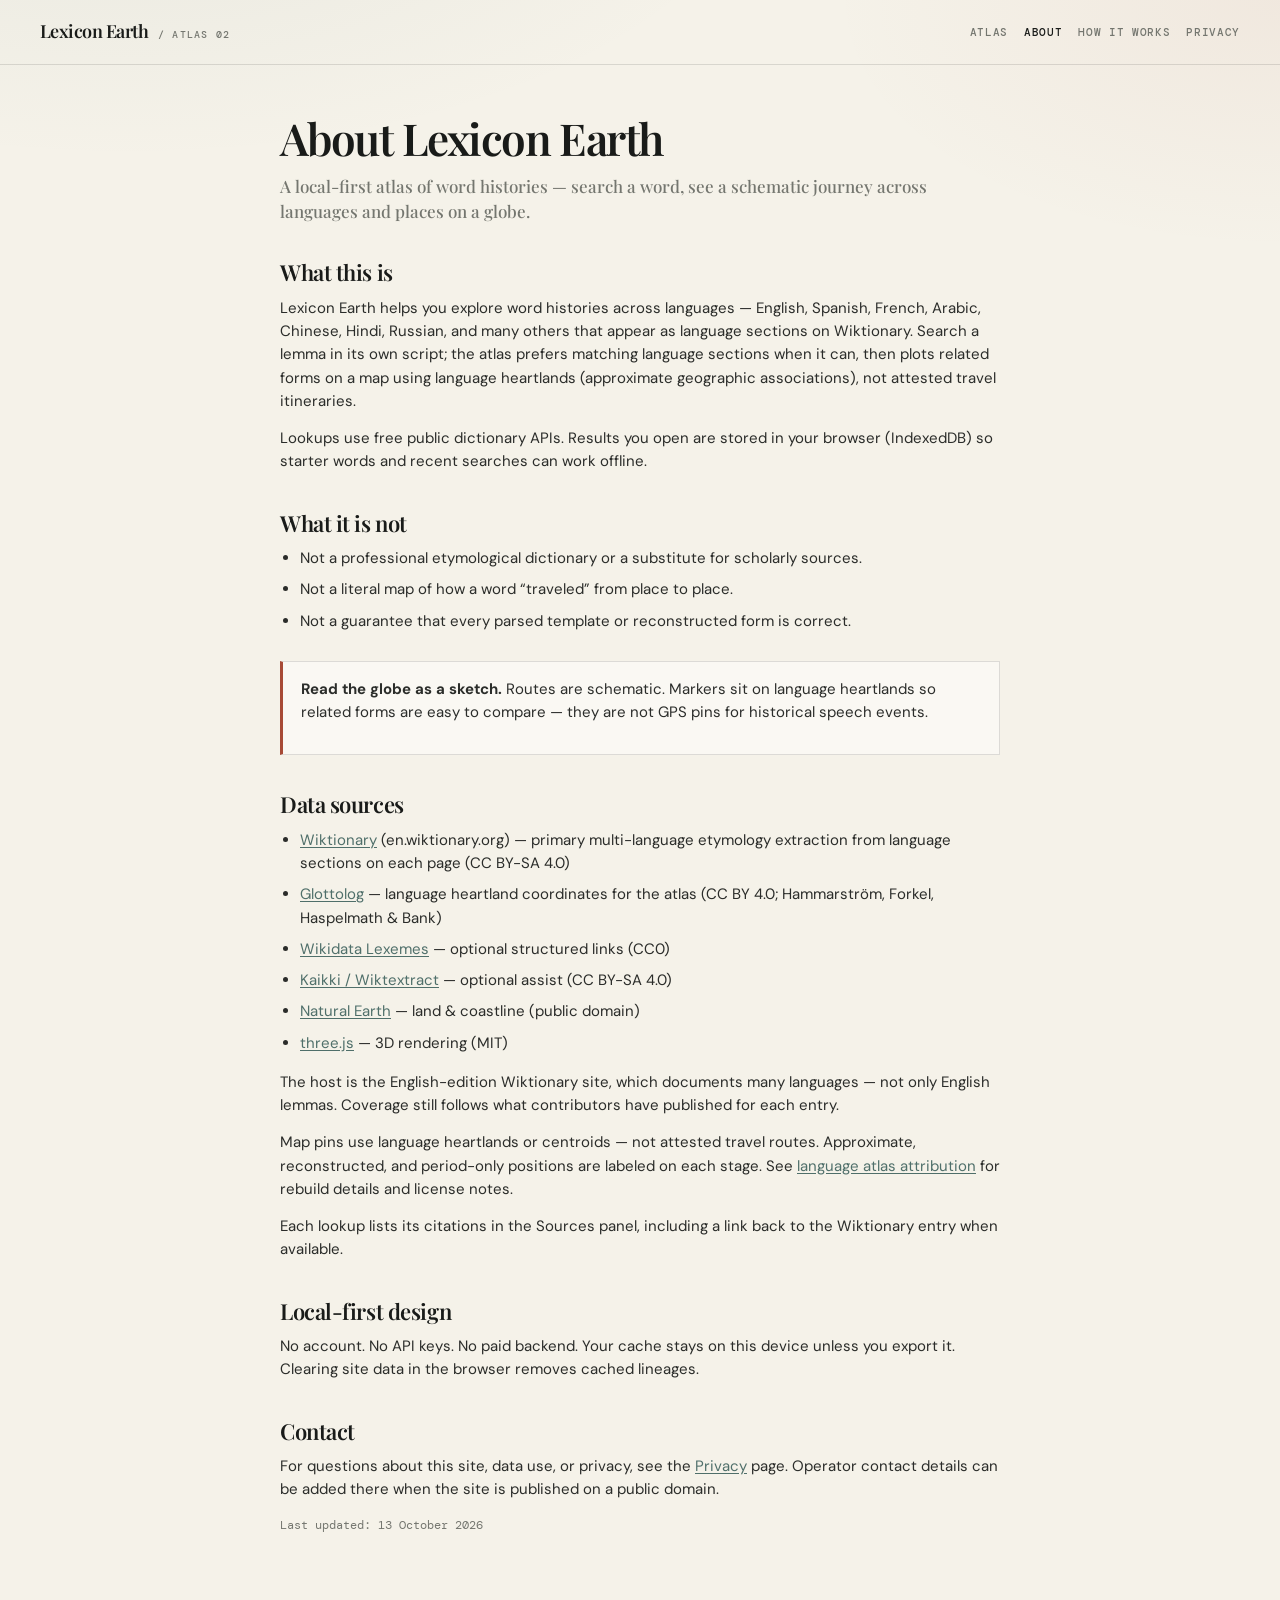
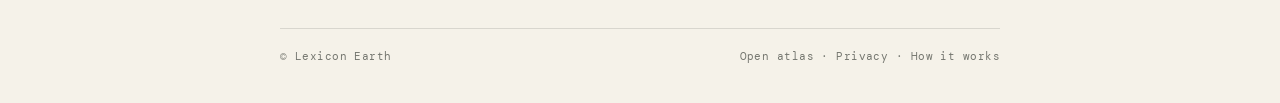
<file: about.html>
<!doctype html>
<html lang="en">
<head>
<meta charset="utf-8">
<meta name="viewport" content="width=device-width,initial-scale=1">
<meta name="theme-color" content="#f5f2e9">
<meta name="description" content="About Lexicon Earth — a local-first etymological globe for tracing words across many languages and scripts.">
<title>About — Lexicon Earth</title>
<link rel="icon" href="./favicon.svg" type="image/svg+xml">
<link rel="manifest" href="./manifest.webmanifest">
<link rel="preconnect" href="https://fonts.googleapis.com">
<link rel="preconnect" href="https://fonts.gstatic.com" crossorigin>
<link href="https://fonts.googleapis.com/css2?family=DM+Mono:wght@400;500&family=DM+Sans:wght@400;500;600&family=Playfair+Display:ital,wght@0,500;0,600;1,500&display=swap" rel="stylesheet">
<link rel="stylesheet" href="./css/site.css">
</head>
<body>
<header class="site-header">
  <a class="site-brand" href="./index.html">Lexicon Earth <small>/ Atlas 02</small></a>
  <nav class="site-nav" aria-label="Site">
    <a href="./index.html">Atlas</a>
    <a href="./about.html" aria-current="page">About</a>
    <a href="./how-it-works.html">How it works</a>
    <a href="./privacy.html">Privacy</a>
  </nav>
</header>

<main class="site-main">
  <h1>About Lexicon Earth</h1>
  <p class="lede">A local-first atlas of word histories — search a word, see a schematic journey across languages and places on a globe.</p>

  <h2>What this is</h2>
  <p>Lexicon Earth helps you explore word histories across languages — English, Spanish, French, Arabic, Chinese, Hindi, Russian, and many others that appear as language sections on Wiktionary. Search a lemma in its own script; the atlas prefers matching language sections when it can, then plots related forms on a map using language heartlands (approximate geographic associations), not attested travel itineraries.</p>
  <p>Lookups use free public dictionary APIs. Results you open are stored in your browser (IndexedDB) so starter words and recent searches can work offline.</p>

  <h2>What it is not</h2>
  <ul>
    <li>Not a professional etymological dictionary or a substitute for scholarly sources.</li>
    <li>Not a literal map of how a word “traveled” from place to place.</li>
    <li>Not a guarantee that every parsed template or reconstructed form is correct.</li>
  </ul>

  <div class="callout">
    <p><strong>Read the globe as a sketch.</strong> Routes are schematic. Markers sit on language heartlands so related forms are easy to compare — they are not GPS pins for historical speech events.</p>
  </div>

  <h2>Data sources</h2>
  <ul>
    <li><a href="https://en.wiktionary.org/" rel="noopener" target="_blank">Wiktionary</a> (en.wiktionary.org) — primary multi-language etymology extraction from language sections on each page (CC BY-SA 4.0)</li>
    <li><a href="https://glottolog.org/" rel="noopener" target="_blank">Glottolog</a> — language heartland coordinates for the atlas (CC BY 4.0; Hammarström, Forkel, Haspelmath &amp; Bank)</li>
    <li><a href="https://www.wikidata.org/" rel="noopener" target="_blank">Wikidata Lexemes</a> — optional structured links (CC0)</li>
    <li><a href="https://kaikki.org/" rel="noopener" target="_blank">Kaikki / Wiktextract</a> — optional assist (CC BY-SA 4.0)</li>
    <li><a href="https://www.naturalearthdata.com/" rel="noopener" target="_blank">Natural Earth</a> — land &amp; coastline (public domain)</li>
    <li><a href="https://threejs.org/" rel="noopener" target="_blank">three.js</a> — 3D rendering (MIT)</li>
  </ul>
  <p>The host is the English-edition Wiktionary site, which documents many languages — not only English lemmas. Coverage still follows what contributors have published for each entry.</p>
  <p>Map pins use language heartlands or centroids — not attested travel routes. Approximate, reconstructed, and period-only positions are labeled on each stage. See <a href="./data/ATTRIBUTION-languages.md">language atlas attribution</a> for rebuild details and license notes.</p>
  <p>Each lookup lists its citations in the Sources panel, including a link back to the Wiktionary entry when available.</p>

  <h2>Local-first design</h2>
  <p>No account. No API keys. No paid backend. Your cache stays on this device unless you export it. Clearing site data in the browser removes cached lineages.</p>

  <h2>Contact</h2>
  <p>For questions about this site, data use, or privacy, see the <a href="./privacy.html">Privacy</a> page. Operator contact details can be added there when the site is published on a public domain.</p>

  <p class="note">Last updated: 13 October 2026</p>
</main>

<footer class="site-footer">
  <span>© Lexicon Earth</span>
  <span>
    <a href="./index.html">Open atlas</a> ·
    <a href="./privacy.html">Privacy</a> ·
    <a href="./how-it-works.html">How it works</a>
  </span>
</footer>
</body>
</html>
</file>
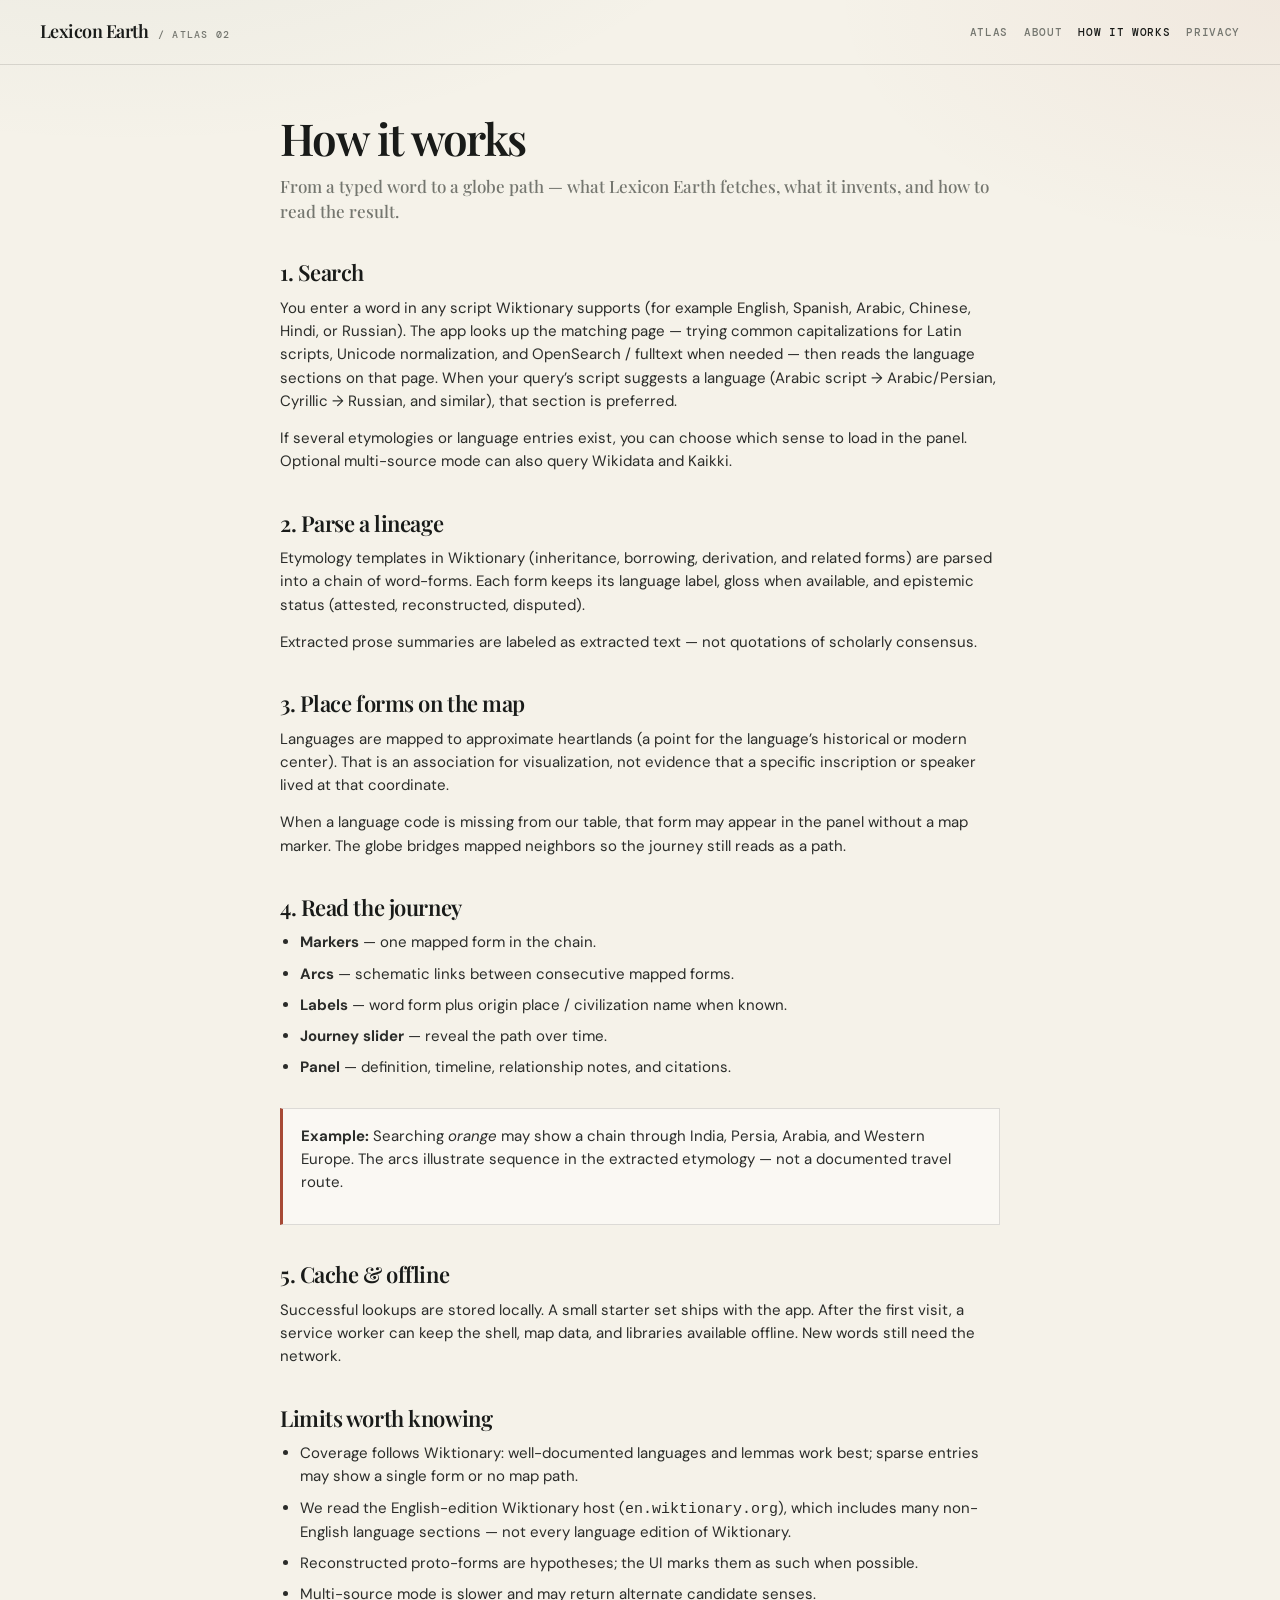
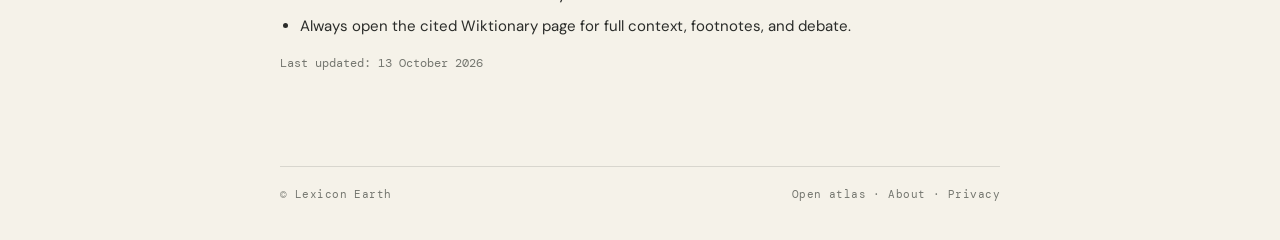
<file: how-it-works.html>
<!doctype html>
<html lang="en">
<head>
<meta charset="utf-8">
<meta name="viewport" content="width=device-width,initial-scale=1">
<meta name="theme-color" content="#f5f2e9">
<meta name="description" content="How Lexicon Earth searches multi-language Wiktionary entries and maps lineages on the globe.">
<title>How it works — Lexicon Earth</title>
<link rel="icon" href="./favicon.svg" type="image/svg+xml">
<link rel="manifest" href="./manifest.webmanifest">
<link rel="preconnect" href="https://fonts.googleapis.com">
<link rel="preconnect" href="https://fonts.gstatic.com" crossorigin>
<link href="https://fonts.googleapis.com/css2?family=DM+Mono:wght@400;500&family=DM+Sans:wght@400;500;600&family=Playfair+Display:ital,wght@0,500;0,600;1,500&display=swap" rel="stylesheet">
<link rel="stylesheet" href="./css/site.css">
</head>
<body>
<header class="site-header">
  <a class="site-brand" href="./index.html">Lexicon Earth <small>/ Atlas 02</small></a>
  <nav class="site-nav" aria-label="Site">
    <a href="./index.html">Atlas</a>
    <a href="./about.html">About</a>
    <a href="./how-it-works.html" aria-current="page">How it works</a>
    <a href="./privacy.html">Privacy</a>
  </nav>
</header>

<main class="site-main">
  <h1>How it works</h1>
  <p class="lede">From a typed word to a globe path — what Lexicon Earth fetches, what it invents, and how to read the result.</p>

  <h2>1. Search</h2>
  <p>You enter a word in any script Wiktionary supports (for example English, Spanish, Arabic, Chinese, Hindi, or Russian). The app looks up the matching page — trying common capitalizations for Latin scripts, Unicode normalization, and OpenSearch / fulltext when needed — then reads the language sections on that page. When your query’s script suggests a language (Arabic script → Arabic/Persian, Cyrillic → Russian, and similar), that section is preferred.</p>
  <p>If several etymologies or language entries exist, you can choose which sense to load in the panel. Optional multi-source mode can also query Wikidata and Kaikki.</p>

  <h2>2. Parse a lineage</h2>
  <p>Etymology templates in Wiktionary (inheritance, borrowing, derivation, and related forms) are parsed into a chain of word-forms. Each form keeps its language label, gloss when available, and epistemic status (attested, reconstructed, disputed).</p>
  <p>Extracted prose summaries are labeled as extracted text — not quotations of scholarly consensus.</p>

  <h2>3. Place forms on the map</h2>
  <p>Languages are mapped to approximate heartlands (a point for the language’s historical or modern center). That is an association for visualization, not evidence that a specific inscription or speaker lived at that coordinate.</p>
  <p>When a language code is missing from our table, that form may appear in the panel without a map marker. The globe bridges mapped neighbors so the journey still reads as a path.</p>

  <h2>4. Read the journey</h2>
  <ul>
    <li><strong>Markers</strong> — one mapped form in the chain.</li>
    <li><strong>Arcs</strong> — schematic links between consecutive mapped forms.</li>
    <li><strong>Labels</strong> — word form plus origin place / civilization name when known.</li>
    <li><strong>Journey slider</strong> — reveal the path over time.</li>
    <li><strong>Panel</strong> — definition, timeline, relationship notes, and citations.</li>
  </ul>

  <div class="callout">
    <p><strong>Example:</strong> Searching <em>orange</em> may show a chain through India, Persia, Arabia, and Western Europe. The arcs illustrate sequence in the extracted etymology — not a documented travel route.</p>
  </div>

  <h2>5. Cache &amp; offline</h2>
  <p>Successful lookups are stored locally. A small starter set ships with the app. After the first visit, a service worker can keep the shell, map data, and libraries available offline. New words still need the network.</p>

  <h2>Limits worth knowing</h2>
  <ul>
    <li>Coverage follows Wiktionary: well-documented languages and lemmas work best; sparse entries may show a single form or no map path.</li>
    <li>We read the English-edition Wiktionary host (<code>en.wiktionary.org</code>), which includes many non-English language sections — not every language edition of Wiktionary.</li>
    <li>Reconstructed proto-forms are hypotheses; the UI marks them as such when possible.</li>
    <li>Multi-source mode is slower and may return alternate candidate senses.</li>
    <li>Always open the cited Wiktionary page for full context, footnotes, and debate.</li>
  </ul>

  <p class="note">Last updated: 13 October 2026</p>
</main>

<footer class="site-footer">
  <span>© Lexicon Earth</span>
  <span>
    <a href="./index.html">Open atlas</a> ·
    <a href="./about.html">About</a> ·
    <a href="./privacy.html">Privacy</a>
  </span>
</footer>
</body>
</html>
</file>
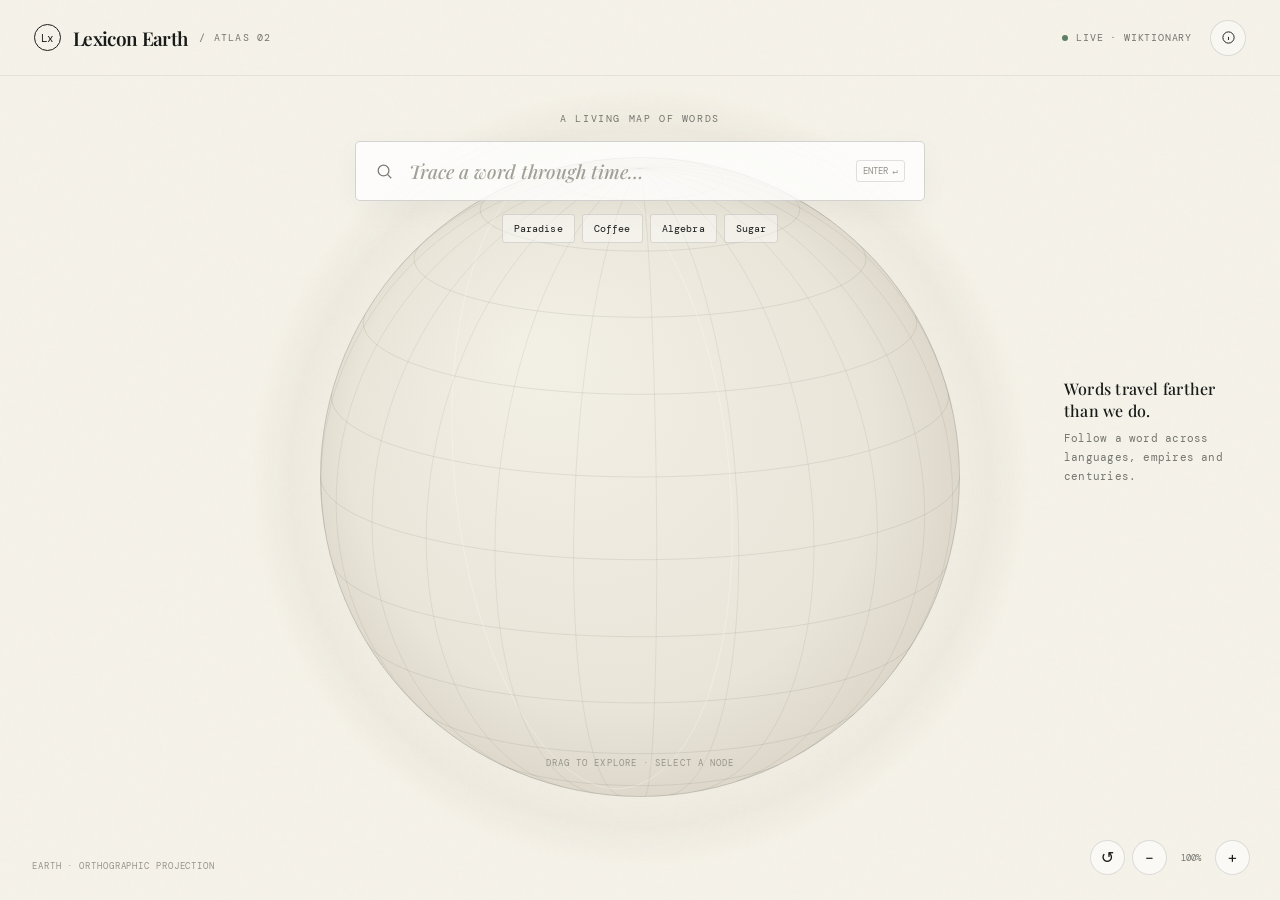
<file: lexicon-earth.html>
<!doctype html>
<html lang="en">
<head>
<meta charset="utf-8"><meta name="viewport" content="width=device-width,initial-scale=1,viewport-fit=cover"><meta name="theme-color" content="#f5f2e9">
<title>Lexicon Earth — Etymological Atlas</title>
<link rel="preconnect" href="https://fonts.googleapis.com"><link rel="preconnect" href="https://fonts.gstatic.com" crossorigin><link href="https://fonts.googleapis.com/css2?family=DM+Mono:wght@400;500&family=DM+Sans:wght@400;500;600;700&family=Playfair+Display:ital,wght@0,500;0,600;0,700;1,500&display=swap" rel="stylesheet">
<style>
:root{--paper:#f5f2e9;--ink:#191b19;--muted:#74766f;--line:rgba(25,27,25,.13);--glass:rgba(250,249,245,.88);--accent:#a74a36;--serif:'Playfair Display',Georgia,serif;--sans:'DM Sans',system-ui,sans-serif;--mono:'DM Mono',monospace}*{box-sizing:border-box}html,body{margin:0;width:100%;height:100%;overflow:hidden}body{background:var(--paper);color:var(--ink);font-family:var(--sans);-webkit-font-smoothing:antialiased}button,input{font:inherit}button{color:inherit}.grain{position:fixed;inset:0;pointer-events:none;z-index:1;opacity:.12;background-image:url("data:image/svg+xml,%3Csvg viewBox='0 0 180 180' xmlns='http://www.w3.org/2000/svg'%3E%3Cfilter id='n'%3E%3CfeTurbulence type='fractalNoise' baseFrequency='.9' numOctaves='3' stitchTiles='stitch'/%3E%3C/filter%3E%3Crect width='100%25' height='100%25' filter='url(%23n)' opacity='.16'/%3E%3C/svg%3E")}
header{position:absolute;z-index:5;inset:0 0 auto;height:76px;padding:0 34px;display:flex;align-items:center;justify-content:space-between;border-bottom:1px solid rgba(25,27,25,.07)}.brand{display:flex;align-items:center;gap:12px;font:600 19px var(--serif);letter-spacing:-.035em}.brand-mark{width:27px;height:27px;border:1px solid var(--ink);border-radius:50%;display:grid;place-items:center;font:11px var(--mono)}.brand small,.eyebrow{font:10px var(--mono);text-transform:uppercase;letter-spacing:.12em;color:var(--muted)}.header-right{display:flex;align-items:center;gap:18px}.status{font:10px var(--mono);letter-spacing:.08em;text-transform:uppercase;color:var(--muted);display:flex;align-items:center;gap:8px}.status:before{content:'';width:6px;height:6px;background:#5b8065;border-radius:50%}.icon-btn{border:1px solid var(--line);background:rgba(255,255,255,.42);width:36px;height:36px;border-radius:50%;cursor:pointer;display:grid;place-items:center;transition:.2s}.icon-btn:hover{background:var(--ink);color:white}.search-area{position:absolute;z-index:8;top:112px;left:50%;transform:translateX(-50%);width:min(570px,calc(100% - 32px));text-align:center}.kicker{font:10px var(--mono);letter-spacing:.16em;text-transform:uppercase;color:var(--muted);margin-bottom:16px}.searchbox{height:60px;display:flex;align-items:center;gap:13px;padding:0 19px;background:rgba(255,255,255,.78);border:1px solid rgba(25,27,25,.18);border-radius:5px;box-shadow:0 8px 30px rgba(36,32,22,.04);transition:.2s}.searchbox:focus-within{border-color:var(--ink);box-shadow:0 12px 36px rgba(36,32,22,.1);background:#fff}.searchbox svg{flex:none;color:#787970}.searchbox input{border:0;outline:0;background:transparent;width:100%;min-width:0;font:500 19px var(--serif);color:var(--ink)}.searchbox input::placeholder{color:#a1a096;font-style:italic}.enter-hint{font:9px var(--mono);color:#929188;white-space:nowrap;border:1px solid var(--line);padding:4px 6px;border-radius:3px}.chips{display:flex;justify-content:center;flex-wrap:wrap;gap:7px;margin-top:13px}.chip{border:1px solid var(--line);border-radius:3px;background:rgba(255,255,255,.42);padding:7px 11px;font:10px var(--mono);letter-spacing:.015em;cursor:pointer;transition:.2s}.chip:hover,.chip:focus-visible{background:var(--ink);border-color:var(--ink);color:#fff;outline:0}.search-message{height:18px;margin-top:8px;font-size:12px;color:var(--accent)}
.globe-wrap{position:absolute;inset:0;z-index:2;display:grid;place-items:center;pointer-events:none}.globe-wrap canvas{width:100%;height:100%;display:block;pointer-events:auto;touch-action:none;cursor:grab}.globe-wrap canvas:active{cursor:grabbing}.canvas-hint{position:absolute;top:48%;left:50%;transform:translate(-50%,calc(min(36vw,300px) + 25px));font:9px var(--mono);letter-spacing:.12em;text-transform:uppercase;color:#96958b;white-space:nowrap;pointer-events:none}.empty-note{position:absolute;z-index:3;right:36px;top:48%;transform:translateY(-50%);width:180px;color:var(--muted);font:11px/1.7 var(--mono);letter-spacing:.02em;pointer-events:none}.empty-note strong{display:block;color:var(--ink);font:500 16px/1.35 var(--serif);margin-bottom:8px}.info-panel{position:absolute;z-index:7;left:28px;bottom:27px;width:350px;max-height:min(58vh,570px);overflow:auto;background:var(--glass);backdrop-filter:blur(22px);-webkit-backdrop-filter:blur(22px);border:1px solid var(--line);border-radius:5px;padding:23px 24px 20px;box-shadow:0 14px 50px rgba(39,35,24,.08);opacity:0;transform:translateY(18px);pointer-events:none;transition:opacity .35s,transform .35s}.info-panel.visible{opacity:1;transform:translateY(0);pointer-events:auto}.panel-top{display:flex;align-items:center;justify-content:space-between;gap:12px}.panel-top .eyebrow{color:var(--accent)}.close-panel{border:0;background:transparent;color:var(--muted);font-size:20px;cursor:pointer;padding:0 3px}.word-title{font:600 35px/1.12 var(--serif);letter-spacing:-.04em;margin:13px 0 8px}.definition{font-size:13px;line-height:1.6;color:#565850;max-width:290px}.stats{display:flex;gap:18px;margin:19px 0 17px;padding:13px 0;border-top:1px solid var(--line);border-bottom:1px solid var(--line)}.stat strong{display:block;font:500 17px var(--serif)}.stat span{display:block;margin-top:3px;font:9px var(--mono);text-transform:uppercase;letter-spacing:.08em;color:var(--muted)}.timeline-head{display:flex;justify-content:space-between;align-items:center;margin-bottom:14px}.timeline-head span{font:9px var(--mono);text-transform:uppercase;letter-spacing:.12em;color:var(--muted)}.timeline{position:relative;padding-left:19px}.timeline:before{content:'';position:absolute;left:4px;top:5px;bottom:10px;width:1px;background:var(--line)}.timeline-item{position:relative;margin:0 0 17px;cursor:pointer;padding:0 0 0 0}.timeline-item:before{content:'';position:absolute;left:-19px;top:4px;width:8px;height:8px;border-radius:50%;background:var(--node);box-shadow:0 0 0 3px var(--paper);transition:transform .2s}.timeline-item:hover:before,.timeline-item.selected:before{transform:scale(1.45)}.timeline-item.selected .term{color:var(--accent)}.lang-era{font:9px var(--mono);letter-spacing:.015em;color:var(--muted);margin-bottom:3px}.term{font:500 17px var(--serif);line-height:1.25;overflow-wrap:anywhere}.place{font-size:11px;color:#55574f;margin-top:3px}.tag{display:inline-block;margin-top:6px;padding:3px 6px;border:1px solid var(--line);font:9px var(--mono);color:#66675f;border-radius:2px}.panel-footer{border-top:1px solid var(--line);padding-top:11px;margin-top:3px;font:9px/1.6 var(--mono);color:#85857c}.bottom-left{position:absolute;z-index:4;bottom:28px;left:32px;font:9px var(--mono);letter-spacing:.1em;text-transform:uppercase;color:#96958b;transition:opacity .2s}.bottom-right{position:absolute;z-index:4;bottom:25px;right:30px;display:flex;gap:7px;align-items:center}.round-control{width:35px;height:35px;border:1px solid var(--line);background:rgba(255,255,255,.55);border-radius:50%;display:grid;place-items:center;cursor:pointer;font-size:16px;transition:.2s}.round-control:hover{background:var(--ink);color:#fff}.zoom-label{font:9px var(--mono);color:var(--muted);min-width:34px;text-align:center}.toast{position:absolute;z-index:10;left:50%;bottom:28px;transform:translate(-50%,12px);background:var(--ink);color:#fff;padding:10px 14px;font:11px var(--mono);border-radius:3px;opacity:0;pointer-events:none;transition:.2s}.toast.show{opacity:1;transform:translate(-50%,0)}
@media(max-width:760px){header{height:61px;padding:0 17px}.brand{font-size:17px;gap:8px}.brand small,.status{display:none}.search-area{top:82px;width:calc(100% - 28px)}.kicker{margin-bottom:10px;font-size:9px}.searchbox{height:52px;padding:0 13px;gap:9px}.searchbox input{font-size:17px}.enter-hint{display:none}.chips{gap:5px;margin-top:9px}.chip{padding:6px 9px;font-size:9px}.search-message{margin-top:4px}.empty-note{display:none}.canvas-hint{top:44%;transform:translate(-50%, min(45vw,220px));font-size:8px}.info-panel{left:12px;right:12px;bottom:12px;width:auto;max-height:39vh;padding:15px 16px 12px;border-radius:5px}.word-title{font-size:27px;margin:7px 0 5px}.definition{font-size:12px}.stats{margin:10px 0;padding:9px 0;gap:20px}.stat strong{font-size:15px}.timeline-head{margin-bottom:10px}.timeline-item{margin-bottom:13px}.term{font-size:15px}.tag{margin-top:4px}.panel-footer{display:none}.bottom-left{left:16px;bottom:18px;font-size:8px}.bottom-right{right:14px;bottom:12px;gap:5px}.round-control{width:32px;height:32px}.info-panel.visible~.bottom-left{opacity:0}.toast{bottom:60px;max-width:calc(100% - 28px);white-space:nowrap}}
@media(max-height:650px) and (min-width:761px){.search-area{top:86px}.info-panel{max-height:48vh;bottom:15px}.word-title{font-size:29px}.timeline-item{margin-bottom:12px}}
.st{display:inline-block;font:9px var(--mono);letter-spacing:.08em;text-transform:uppercase;padding:2px 7px;border-radius:99px;border:1px solid currentColor}.st.attested{color:#4f7a5c}.st.reconstructed{color:#3d6178}.st.disputed{color:#a74a36}.st.unknown{color:#74766f}
.note{font:11px/1.55 var(--sans);color:var(--muted);margin:5px 0 0}.note:empty{display:none}.gloss{font:italic 12px var(--serif);color:var(--muted)}
.attrib{font:9px/1.6 var(--mono);color:var(--muted);margin-top:10px}.attrib a{color:inherit}
.others{display:flex;gap:6px;flex-wrap:wrap;margin:8px 0}.others:empty{display:none}.others button{font:10px var(--mono);border:1px solid var(--line);background:transparent;border-radius:99px;padding:4px 9px;cursor:pointer}.others button.on{background:var(--ink);color:var(--paper)}
.search-message .chip{margin-left:6px}
@media(prefers-reduced-motion:reduce){*{transition:none!important;scroll-behavior:auto!important}}
</style>
</head>
<body>
<div class="grain"></div>
<header><div class="brand"><span class="brand-mark">Lx</span><span>Lexicon Earth</span><small> / Atlas 02</small></div><div class="header-right"><span class="status">Live · Wiktionary</span><button class="icon-btn" id="aboutBtn" aria-label="About this atlas" title="About this atlas"><svg width="15" height="15" viewBox="0 0 24 24" fill="none" stroke="currentColor" stroke-width="1.5"><circle cx="12" cy="12" r="9"/><path d="M12 11v5m0-8h.01"/></svg></button></div></header>
<section class="search-area"><div class="kicker">A living map of words</div><form class="searchbox" id="searchForm" role="search"><svg width="19" height="19" viewBox="0 0 24 24" fill="none" stroke="currentColor" stroke-width="1.6"><circle cx="10.8" cy="10.8" r="6.8"/><path d="m16 16 4.5 4.5"/></svg><input id="searchInput" aria-label="Search a word" placeholder="Trace a word through time…" autocomplete="off" spellcheck="false"><span class="enter-hint">ENTER ↵</span></form><div class="chips" id="chips"><button class="chip" data-word="Paradise">Paradise</button><button class="chip" data-word="Coffee">Coffee</button><button class="chip" data-word="Algebra">Algebra</button><button class="chip" data-word="Sugar">Sugar</button></div><div class="search-message" id="searchMessage" aria-live="polite"></div></section>
<div class="globe-wrap"><canvas id="globeCanvas" aria-label="Interactive globe showing the geographical journey of a word"></canvas><div class="canvas-hint">Drag to explore · Select a node</div></div>
<div class="empty-note" id="emptyNote"><strong>Words travel farther than we do.</strong>Follow a word across languages, empires and centuries.</div>
<div class="bottom-left" id="coordsLabel">Earth · Orthographic projection</div>
<div class="bottom-right"><button class="round-control" id="resetBtn" aria-label="Reset globe rotation" title="Reset rotation">↺</button><button class="round-control" id="zoomOut" aria-label="Zoom out" title="Zoom out">−</button><span class="zoom-label" id="zoomLabel">100%</span><button class="round-control" id="zoomIn" aria-label="Zoom in" title="Zoom in">+</button></div>
<aside class="info-panel" id="infoPanel" aria-live="polite"><div class="panel-top"><span class="eyebrow">Etymological trajectory</span><button class="close-panel" id="closePanel" aria-label="Close word details">×</button></div><h1 class="word-title" id="panelTitle">Paradise</h1><p class="definition" id="panelDefinition"></p><p class="note" id="gapNote"></p><div class="others" id="others"></div><div class="stats"><div class="stat"><strong id="statSteps">5</strong><span>Recorded forms</span></div><div class="stat"><strong id="statSpan">1,900 yrs</strong><span>Approx. span</span></div><div class="stat"><strong id="statRegions">3</strong><span>Flagged links</span></div></div><div class="timeline-head"><span>Language & place</span><span id="timelineCount">01 — 05</span></div><div class="timeline" id="panelTimeline"></div><div class="attrib" id="attrib"></div><div class="panel-footer">Historical route is schematic. Dates and transmission pathways are approximate; linguistic histories can be more complex than a single chain.</div></aside>
<div class="toast" id="toast" role="status"></div>
<script>
'use strict';
const $=id=>document.getElementById(id), canvas=$('globeCanvas'),ctx=canvas.getContext('2d');let W=0,H=0,dpr=1,rotation={lat:15,lon:-18},target={lat:15,lon:-18},zoom=1,active=null,selectedNode=null,dragging=false,pointer=null,hoverNode=-1,animId=0,lastToast=0;
function resize(){dpr=Math.min(window.devicePixelRatio||1,2);W=innerWidth;H=innerHeight;canvas.width=Math.round(W*dpr);canvas.height=Math.round(H*dpr);canvas.style.width=W+'px';canvas.style.height=H+'px';ctx.setTransform(dpr,0,0,dpr,0,0)}addEventListener('resize',resize);resize();
function radius(){let mobile=W<760;return Math.min(W*(mobile?.47:.315),H*(mobile?.30:.355))*zoom}
function project(lat,lon){let p=Math.PI/180,φ=lat*p,λ=(lon-target.lon)*p,φ0=rotation.lat*p;let x=Math.cos(φ)*Math.sin(λ),y=Math.cos(φ0)*Math.sin(φ)-Math.sin(φ0)*Math.cos(φ)*Math.cos(λ),z=Math.sin(φ0)*Math.sin(φ)+Math.cos(φ0)*Math.cos(φ)*Math.cos(λ);let r=radius(),cx=W*.5,cy=H*.53;return{x:cx+r*x,y:cy-r*y,z,visible:z>=-.015}}
function currentProject(lat,lon){let p=Math.PI/180,φ=lat*p,λ=(lon-rotation.lon)*p,φ0=rotation.lat*p;let x=Math.cos(φ)*Math.sin(λ),y=Math.cos(φ0)*Math.sin(φ)-Math.sin(φ0)*Math.cos(φ)*Math.cos(λ),z=Math.sin(φ0)*Math.sin(φ)+Math.cos(φ0)*Math.cos(φ)*Math.cos(λ);let r=radius();return{x:W*.5+r*x,y:H*.53-r*y,z,visible:z>=0}}
function point(lat,lon){return currentProject(lat,lon)}
function pathLine(points,color,width,alpha=1,dash=[]){ctx.beginPath();ctx.strokeStyle=color;ctx.globalAlpha=alpha;ctx.lineWidth=width;ctx.setLineDash(dash);let started=false;for(const p of points){if(p.visible){if(!started){ctx.moveTo(p.x,p.y);started=true}else ctx.lineTo(p.x,p.y)}else started=false}ctx.stroke();ctx.setLineDash([]);ctx.globalAlpha=1}
function drawGraticule(){ctx.lineWidth=.65;ctx.strokeStyle='rgba(61,67,59,.15)';for(let lat=-75;lat<=75;lat+=15){let pts=[];for(let lon=-180;lon<=180;lon+=3)pts.push(point(lat,lon));pathLine(pts,'rgba(61,67,59,.16)',.65)}for(let lon=-180;lon<180;lon+=15){let pts=[];for(let lat=-90;lat<=90;lat+=3)pts.push(point(lat,lon));pathLine(pts,'rgba(61,67,59,.13)',.65)}}
function drawGlobe(){const r=radius(),cx=W*.5,cy=H*.53;ctx.clearRect(0,0,W,H);
// soft ambient halo
let halo=ctx.createRadialGradient(cx,cy,r*.72,cx,cy,r*1.22);halo.addColorStop(0,'rgba(228,222,207,0)');halo.addColorStop(.75,'rgba(189,178,153,.12)');halo.addColorStop(1,'rgba(189,178,153,0)');ctx.fillStyle=halo;ctx.beginPath();ctx.arc(cx,cy,r*1.23,0,Math.PI*2);ctx.fill();
ctx.save();ctx.beginPath();ctx.arc(cx,cy,r,0,Math.PI*2);ctx.clip();let sphere=ctx.createRadialGradient(cx-r*.32,cy-r*.38,r*.06,cx,cy,r*1.12);sphere.addColorStop(0,'#f2efe5');sphere.addColorStop(.72,'#e9e5d9');sphere.addColorStop(1,'#d8d2c4');ctx.fillStyle=sphere;ctx.fillRect(cx-r,cy-r,r*2,r*2);drawGraticule();
// faint longitude wash
ctx.beginPath();ctx.ellipse(cx-r*.15,cy,r*.43,r*.98,-.1,0,Math.PI*2);ctx.strokeStyle='rgba(255,255,255,.28)';ctx.lineWidth=1;ctx.stroke();ctx.restore();ctx.beginPath();ctx.arc(cx,cy,r,0,Math.PI*2);ctx.strokeStyle='rgba(59,63,54,.22)';ctx.lineWidth=1;ctx.stroke();
if(active){let nodes=active.trajectory;
// draw route as great-circle interpolations
for(let i=0;i<nodes.length-1;i++){let a=nodes[i],b=nodes[i+1],pts=[];for(let s=0;s<=80;s++){let t=s/80,p1=a.lat*Math.PI/180,l1=a.lon*Math.PI/180,p2=b.lat*Math.PI/180,l2=b.lon*Math.PI/180;let va=[Math.cos(p1)*Math.cos(l1),Math.cos(p1)*Math.sin(l1),Math.sin(p1)],vb=[Math.cos(p2)*Math.cos(l2),Math.cos(p2)*Math.sin(l2),Math.sin(p2)];let dot=Math.max(-1,Math.min(1,va[0]*vb[0]+va[1]*vb[1]+va[2]*vb[2])),omega=Math.acos(dot),u=omega<.001?1:Math.sin((1-t)*omega)/Math.sin(omega),v=omega<.001?t:Math.sin(t*omega)/Math.sin(omega),x=u*va[0]+v*vb[0],y=u*va[1]+v*vb[1],z=u*va[2]+v*vb[2],lat=Math.atan2(z,Math.hypot(x,y))*180/Math.PI,lon=Math.atan2(y,x)*180/Math.PI;pts.push(point(lat,lon))}pathLine(pts,b.color,1.7,.82,b.status==='disputed'?[7,5]:b.status==='reconstructed'?[2,5]:[])}
// nodes + labels
nodes.forEach((n,i)=>{let p=point(n.lat,n.lon);if(!p.visible)return;let isSel=n===selectedNode,rr=isSel?5.7:4;ctx.beginPath();ctx.arc(p.x,p.y,isSel?12:8,0,Math.PI*2);ctx.fillStyle=n.color+'22';ctx.fill();ctx.beginPath();ctx.arc(p.x,p.y,rr,0,Math.PI*2);ctx.fillStyle=n.color;ctx.fill();ctx.lineWidth=1.5;ctx.strokeStyle='#fbf9f2';ctx.stroke();if(n.status==='reconstructed'){ctx.beginPath();ctx.arc(p.x,p.y,rr*.45,0,6.3);ctx.fillStyle='#fbf9f2';ctx.fill()}if(isSel||hoverNode===i||W>950){let label=`${String(n.idx).padStart(2,'0')}  ${n.term}`;ctx.font=`${isSel?'500':'400'} ${W<760?10:11}px "DM Mono",monospace`;let tw=ctx.measureText(label).width;let lx=p.x+(p.x>cx?-tw-13:13),ly=p.y-9;if(lx<7)lx=7;if(lx+tw>W-7)lx=W-tw-7;ctx.fillStyle='rgba(245,242,233,.84)';ctx.fillRect(lx-4,ly-11,tw+8,16);ctx.fillStyle=isSel?'#a74a36':'#353831';ctx.fillText(label,lx,ly)}})}}
function loop(){rotation.lat+=(target.lat-rotation.lat)*.075;rotation.lon+=(target.lon-rotation.lon)*.075;if(Math.abs(rotation.lat-target.lat)<.005)rotation.lat=target.lat;if(Math.abs(rotation.lon-target.lon)<.005)rotation.lon=target.lon;drawGlobe();animId=requestAnimationFrame(loop)}loop();
function focus(lat,lon){target.lat=Math.max(-75,Math.min(75,lat));target.lon=lon}
/*ENGINE*/
const API='https://en.wiktionary.org/w/api.php',REST='https://en.wiktionary.org/api/rest_v1/page/definition/';
/* language code -> [name, lat, lon, startYear, endYear|null, note]. Positions are the language's heartland, not a travel route. */
const LG={en:['English',51.5,-.12,1500,null],enm:['Middle English',52.5,-1.5,1100,1500],ang:['Old English',51.2,-1.3,450,1150],xno:['Anglo-Norman',49.2,-.4,1066,1400],
fr:['French',48.85,2.35,1600,null],frm:['Middle French',48.85,2.35,1350,1600],fro:['Old French',49,2.5,842,1400],
la:['Latin',41.9,12.5,-700,600],'la-lat':['Late Latin',41.9,12.5,200,700],'la-med':['Medieval Latin',47,8,700,1500],'la-new':['New Latin',47,8,1500,1900],'la-vul':['Vulgar Latin',41.9,12.5,0,700],'itc-pro':['Proto-Italic',42.5,12.5,-1000,-700],
it:['Italian',43.8,11.3,1200,null],es:['Spanish',40.4,-3.7,1200,null],osp:['Old Spanish',39.9,-4,900,1500],pt:['Portuguese',38.7,-9.14,1200,null],ca:['Catalan',41.4,2.17,1200,null],ro:['Romanian',44.4,26.1,1500,null],
nl:['Dutch',52.4,4.9,1500,null],dum:['Middle Dutch',51.2,4.4,1150,1500],de:['German',52.5,13.4,1500,null],gmh:['Middle High German',49,9,1050,1350],goh:['Old High German',50,9,750,1050],
non:['Old Norse',59.9,10.7,700,1350],sv:['Swedish',59.3,18.07,1500,null],da:['Danish',55.7,12.6,1500,null],is:['Icelandic',64.1,-21.9,1300,null],got:['Gothic',44,28,300,500],
'gem-pro':['Proto-Germanic',54,10,-500,200,'Homeland is a reconstruction; position approximate.'],'gmw-pro':['Proto-West Germanic',53,9,0,400,'Position approximate.'],
'ine-pro':['Proto-Indo-European',48,42,-4500,-2500,'Homeland debated; the Pontic–Caspian steppe is the leading hypothesis.'],
grc:['Ancient Greek',37.98,23.72,-800,300],gkm:['Medieval Greek',41,28.98,600,1450],el:['Greek',37.98,23.72,1450,null],
ar:['Arabic',27,38,600,null],arc:['Aramaic',33.5,36.3,-900,700],he:['Hebrew',31.77,35.21,-1000,null],akk:['Akkadian',32.54,44.42,-2500,100],sux:['Sumerian',31.3,45.6,-3100,-2000],egy:['Egyptian',29.85,31.25,-3200,-600],cop:['Coptic',30,31.2,200,1700],phn:['Phoenician',33.9,35.5,-1200,-300],hit:['Hittite',40,34.6,-1700,-1200],
xcl:['Old Armenian',40.18,44.5,400,1100],hy:['Armenian',40.18,44.5,1100,null],
peo:['Old Persian',29.93,52.89,-600,-300],ae:['Avestan',36,62,-1500,-400],pal:['Middle Persian',33.09,44.58,200,700],fa:['Persian',35.7,51.4,900,null],'ira-pro':['Proto-Iranian',39,65,-2000,-1000,'Position approximate.'],
sa:['Sanskrit',27,80,-1500,500],pi:['Pali',25.6,85.1,-500,500],hi:['Hindi',28.6,77.2,1000,null],ur:['Urdu',28.6,77.2,1200,null],bn:['Bengali',23.8,90.4,1000,null],ta:['Tamil',13.08,80.27,-300,null],'dra-pro':['Proto-Dravidian',17,79,-2500,-1000,'Position approximate.'],
tr:['Turkish',39.9,32.86,1900,null],ota:['Ottoman Turkish',41,28.97,1299,1922],ru:['Russian',55.75,37.6,1700,null],orv:['Old East Slavic',50.45,30.5,900,1400],cu:['Old Church Slavonic',41.1,20.8,850,1100],'sla-pro':['Proto-Slavic',51,27,400,1000,'Position approximate.'],pl:['Polish',52.2,21,1500,null],
zh:['Chinese',35,113,-1000,null],ja:['Japanese',35,135.77,700,null],ko:['Korean',37.57,126.98,500,null],vi:['Vietnamese',21.03,105.85,1000,null],id:['Indonesian',-6.2,106.8,1900,null],ms:['Malay',3.14,101.69,1400,null],tl:['Tagalog',14.6,120.98,1500,null],haw:['Hawaiian',21.3,-157.86,1000,null],mi:['Māori',-41.29,174.78,1200,null],
sw:['Swahili',-6.16,39.19,1000,null],am:['Amharic',9.03,38.74,1200,null],so:['Somali',2.05,45.3,1800,null],ha:['Hausa',12,8.52,1400,null],yo:['Yoruba',7.4,3.9,1500,null],wo:['Wolof',14.7,-17.4,1500,null],
nci:['Classical Nahuatl',19.43,-99.13,1300,1700],qu:['Quechua',-13.53,-71.97,1200,null],arn:['Mapudungun',-38.7,-72.6,1500,null],gn:['Guaraní',-25.3,-57.6,1500,null],ht:['Haitian Creole',18.54,-72.34,1700,null],tpn:['Tupinambá',-12.97,-38.5,1500,1700],
'cel-pro':['Proto-Celtic',47.5,13.6,-1200,-500,'Position approximate.'],sga:['Old Irish',53.3,-6.26,600,900],ga:['Irish',53.35,-6.26,900,null],cy:['Welsh',51.48,-3.18,1100,null],xtg:['Gaulish',46.5,4.5,-500,500]};
const AL={'LL.':'la-lat','ML.':'la-med','NL.':'la-new','VL.':'la-vul'};
const yr=y=>y<0?`${-y} BCE`:`${y} CE`,per=(a,b)=>a==null?'':b==null?`from c. ${yr(a)}`:`c. ${yr(a)} – ${yr(b)}`;
const ANC=/^(inh|inherited|bor|borrowed|der|derived|lbor|slbor|obor|ubor|calque|cal|pcal|psm|sl|clq)$/;
const AFX=/^(af|affix|suffix|suf|prefix|pre|compound|com|confix|con|blend|bl)$/;
const clean=t=>t.replace(/\{\{(?:m|l|mention|link)\|[^|}]*\|([^|}]*)[^}]*\}\}/g,'$1').replace(/\{\{[^}]*\}\}/g,'').replace(/\[\[(?:[^\]|]*\|)?([^\]]*)\]\]/g,'$1').replace(/'{2,}/g,'').replace(/\s+/g,' ').trim();
const FLAG=/\b(possibly|perhaps|probably|maybe|uncertain|disputed|unclear|debated|alternatively|conjectur\w*|speculat\w*|or from)\b/i;
function parseEty(wt){
 const T=[],re=/\{\{([^{}]*)\}\}/g;let m;
 while((m=re.exec(wt))){const p=m[1].split('|').map(x=>x.trim());T.push({nm:p[0].toLowerCase(),p,s:m.index,e:m.index+m[0].length})}
 const pos=p=>p.slice(1).filter(x=>!/^[\w-]{1,12}=/.test(x)),nam=p=>{const o={};p.slice(1).forEach(x=>{const k=x.match(/^([\w-]{1,12})=(.*)$/);if(k)o[k[1]]=k[2]});return o};
 const anc=[];let prev=0,formed=null;
 T.forEach((t,i)=>{
  if(AFX.test(t.nm)&&!formed){const P=pos(t.p).slice(1).filter(Boolean);if(P.length>1)formed=P.map(x=>x.replace(/^[\w-]+:/,'')).join(' + ')}
  if(!(ANC.test(t.nm)||t.nm==='etyl'))return;
  const P=pos(t.p),N=nam(t.p);let code,term,alt;
  if(t.nm==='etyl'){code=P[0];const nx=T[i+1];if(nx&&/^(m|l|mention|link)$/.test(nx.nm)&&nx.s-t.e<40){const Q=pos(nx.p),QN=nam(nx.p);term=Q[1];alt=Q[2];N.t=N.t||QN.t;N.tr=N.tr||QN.tr}}
  else{code=P[1];term=P[2];alt=P[3]}
  if(!code)return;
  const conn=wt.slice(prev,t.s);prev=t.e;
  const last=anc[anc.length-1];if(last&&last.code===code&&last.term===term)return;
  anc.push({code,term:term==='-'?'':term,alt,gloss:N.t||N.gloss||P[4]||'',tr:N.tr||'',dis:FLAG.test(conn),conn})});
 const unknown=/\{\{\s*(unk|unknown|uncertain|rfe|unknown-etym)\b/i.test(wt)||/(origin|etymology) (is )?(unknown|uncertain|obscure)|(unknown|uncertain|obscure) (origin|etymology)/i.test(clean(wt));
 return{anc,formed,unknown}}
const hedge=c=>{c=clean(c);const m=FLAG.exec(c);return m?`Hedged wording in Wiktionary: “…${c.slice(Math.max(0,m.index-25),m.index+m[0].length+18).trim()}…”`:'Wiktionary words this link with uncertainty.'};
const PAL=['#b54b3d','#c98548','#6d8d79','#678ba0','#354e69'];
function buildNodes(title,pe){
 const nodes=pe.anc.map(a=>{const c=AL[a.code]||a.code,L=LG[c],pro=/-pro$/.test(c)||/^\*/.test(a.alt||a.term||'');let term=a.alt||a.term||'—';if(pro&&term!=='—'&&term[0]!=='*')term='*'+term;
  return{lang:L?L[0]:c,term,tr:a.tr,gloss:a.gloss,era:L?per(L[3],L[4]):'',y:L?L[3]:null,lat:L?L[1]:null,lon:L?L[2]:null,geo:!!L,
  status:a.dis?'disputed':pro?'reconstructed':'attested',note:a.dis?hedge(a.conn):(L&&L[5])||(L?'':'Language region not mapped.')}}).reverse();
 const E=LG.en;nodes.push({lang:'English',term:title,tr:'',gloss:'',era:per(E[3],E[4]),y:E[3],lat:E[1],lon:E[2],geo:true,status:'attested',note:''});
 const g=nodes.filter(n=>n.geo);nodes.forEach((n,i)=>{n.idx=i+1;const k=g.indexOf(n);n.color=k<0?'#9a988e':PAL[g.length<2?4:Math.round(k/(g.length-1)*(PAL.length-1))]});
 return nodes}
/*ENGINE_END*/
const JS=async u=>{const r=await fetch(u);if(!r.ok)throw new Error(r.status);return r.json()};
const CK='lx_cache_v1',cget=k=>{try{return(JSON.parse(localStorage.getItem(CK))||{})[k]||null}catch{return null}},cset=(k,v)=>{try{const o=JSON.parse(localStorage.getItem(CK))||{};o[k]=v;const ks=Object.keys(o);if(ks.length>60)delete o[ks[0]];localStorage.setItem(CK,JSON.stringify(o))}catch{}};
async function lookup(q,ety=0){
 const key=q.toLowerCase()+'#'+ety,hit=cget(key);if(hit)return hit;
 let title=null,secs=null,net=false;
 for(const t of[...new Set([q.toLowerCase(),q])]){try{const d=await JS(`${API}?action=parse&page=${encodeURIComponent(t)}&prop=sections&format=json&formatversion=2&redirects=1&origin=*`);if(d.parse&&d.parse.sections.some(x=>x.line==='English'&&x.toclevel===1)){title=d.parse.title;secs=d.parse.sections;break}}catch(e){net=true}}
 if(!title&&net&&!navigator.onLine)throw new Error('offline');
 const en=secs&&secs.find(x=>x.line==='English'&&x.toclevel===1);
 if(!en){let sugg=[];try{sugg=(await JS(`${API}?action=opensearch&search=${encodeURIComponent(q)}&limit=5&format=json&origin=*`))[1]||[]}catch{}return{miss:true,sugg}}
 const ets=secs.filter(x=>/^Etymology( \d+)?$/.test(x.line)&&x.number.startsWith(en.number+'.')),sec=ets[ety];
 const defP=JS(REST+encodeURIComponent(title)).then(d=>{const g=d.en&&d.en[0];if(!g)return'';const t=new DOMParser().parseFromString(g.definitions[0].definition,'text/html').body.textContent.trim();return`${g.partOfSpeech.toLowerCase()} — ${t}`}).catch(()=>'');
 let pe={anc:[],formed:null,unknown:true};
 if(sec){try{const d=await JS(`${API}?action=parse&page=${encodeURIComponent(title)}&prop=wikitext&section=${sec.index}&format=json&formatversion=2&origin=*`);let wt=d.parse.wikitext.replace(/^=+[^=\n]+=+\s*/,'').split(/\n=+[^=]/)[0];pe=parseEty(wt)}catch{}}
 const nodes=buildNodes(title,pe),n=nodes.length-1;let gap='';
 if(!n)gap='Wiktionary records no reliable etymology for this entry, so no journey is drawn.';
 else if(pe.unknown)gap=`Origins earlier than ${nodes[0].term} are uncertain or unrecorded.`;
 const r={q:q.toLowerCase(),ety,word:title,def:await defP,nodes,trajectory:nodes.filter(x=>x.geo&&n>0),formed:pe.formed,gap,others:ets.length>1?ets.map((_,i)=>i):[],url:'https://en.wiktionary.org/wiki/'+encodeURIComponent(title)};
 cset(key,r);return r}
const ST={attested:'Documented',reconstructed:'Reconstructed',disputed:'Contested',unknown:'Unknown'};
async function chooseWord(q,ety=0){q=String(q||'').trim();const msg=$('searchMessage');if(!q)return;msg.textContent='Reading Wiktionary…';
 try{const r=await lookup(q,ety);
  if(r.miss){msg.textContent=r.sugg.length?`No English entry for “${q}”. Did you mean`:`No English entry for “${q}” on Wiktionary.`;r.sugg.forEach(w=>{const b=document.createElement('button');b.className='chip';b.textContent=w;b.onclick=()=>chooseWord(w);msg.append(b)});return}
  msg.textContent='';show(r)}catch(e){msg.textContent=navigator.onLine?'Wiktionary didn’t respond. Try again in a moment.':'You’re offline. Words you’ve already searched still work.'}}
function show(r){active=r;selectedNode=r.trajectory[0]||null;$('searchInput').value=r.word;$('infoPanel').classList.add('visible');$('emptyNote').style.display='none';$('coordsLabel').textContent=`${r.trajectory.length} mapped · ${r.word.toUpperCase()}`;if(selectedNode)focus(selectedNode.lat,selectedNode.lon);renderPanel()}
function renderPanel(){const r=active;if(!r)return;$('panelTitle').textContent=r.word;$('panelDefinition').textContent=r.def||'Definition unavailable.';
 $('gapNote').textContent=[r.formed?`Formed from: ${r.formed}.`:'',r.gap].filter(Boolean).join(' ');
 const ot=$('others');ot.replaceChildren();if(r.others.length)r.others.forEach(i=>{const b=document.createElement('button');b.textContent='Etymology '+(i+1);if(i===r.ety)b.className='on';b.onclick=()=>chooseWord(r.q,i);ot.append(b)});
 const N=r.nodes,ys=N.map(n=>n.y).filter(y=>y!=null);$('statSteps').textContent=N.length>1?N.length:0;$('statSpan').textContent=N.length>1&&ys.length?(v=>v>=1000?(v/1000).toFixed(1)+'k yrs':v+' yrs')(2026-Math.min(...ys)):'—';$('statRegions').textContent=N.filter(n=>n.status!=='attested').length;
 $('timelineCount').textContent=N.length>1?`01 — ${String(N.length).padStart(2,'0')}`:'—';
 const tl=$('panelTimeline');tl.replaceChildren();if(N.length>1)N.forEach(n=>{const el=document.createElement('button');el.type='button';el.className='timeline-item'+(n===selectedNode?' selected':'');el.style.setProperty('--node',n.color);el.style.cssText+='border:0;background:transparent;width:100%;text-align:left';
  el.innerHTML='<div class="lang-era"></div><div class="term"></div><div class="place"></div><div class="tag"></div>';
  el.querySelector('.lang-era').textContent=`${n.lang}${n.era?' · '+n.era:''}`;el.querySelector('.term').textContent=n.term+(n.tr?` (${n.tr})`:'');
  const pl=el.querySelector('.place');if(n.gloss){pl.className='place gloss';pl.textContent='“'+n.gloss+'”'}else pl.remove();
  const tg=el.querySelector('.tag'),c=document.createElement('span');c.className='st '+n.status;c.textContent=ST[n.status];tg.append(c);
  if(n.note){const d=document.createElement('div');d.className='note';d.textContent=n.note;tg.append(d)}
  el.addEventListener('click',()=>{selectedNode=n;if(n.geo)focus(n.lat,n.lon);renderPanel()});tl.appendChild(el)});
 $('attrib').innerHTML=`Etymology and definitions: <a href="${r.url}" target="_blank" rel="noopener">Wiktionary</a> contributors, <a href="https://creativecommons.org/licenses/by-sa/4.0/" target="_blank" rel="noopener">CC BY-SA 4.0</a>. Map positions show where each language was spoken, not the exact route a word travelled.`}
$('searchForm').addEventListener('submit',e=>{e.preventDefault();chooseWord($('searchInput').value)});$('chips').addEventListener('click',e=>{let b=e.target.closest('[data-word]');if(b)chooseWord(b.dataset.word)});$('closePanel').addEventListener('click',()=>{$('infoPanel').classList.remove('visible');active=null;selectedNode=null;$('emptyNote').style.display='';$('coordsLabel').textContent='Earth · Orthographic projection';$('searchInput').value='';$('searchMessage').textContent=''});
function toast(msg){$('toast').textContent=msg;$('toast').classList.add('show');clearTimeout(lastToast);lastToast=setTimeout(()=>$('toast').classList.remove('show'),2400)}$('aboutBtn').addEventListener('click',()=>toast('Lexicon Earth reads Wiktionary live and builds each lineage on the spot. Map positions show language regions, not exact routes.'));$('resetBtn').addEventListener('click',()=>{focus(15,-18);zoom=1;updateZoom();toast('Globe view reset')});function updateZoom(){$('zoomLabel').textContent=Math.round(zoom*100)+'%'}$('zoomIn').addEventListener('click',()=>{zoom=Math.min(1.5,zoom+.1);updateZoom()});$('zoomOut').addEventListener('click',()=>{zoom=Math.max(.7,zoom-.1);updateZoom()});
function pointerDown(e){dragging=true;pointer={x:e.clientX,y:e.clientY,px:e.clientX,py:e.clientY,moved:false};canvas.setPointerCapture?.(e.pointerId)}function pointerMove(e){if(dragging&&pointer){let dx=e.clientX-pointer.px,dy=e.clientY-pointer.py;if(Math.abs(e.clientX-pointer.x)+Math.abs(e.clientY-pointer.y)>4)pointer.moved=true;target.lon-=dx*.35;target.lat=Math.max(-85,Math.min(85,target.lat+dy*.32));pointer.px=e.clientX;pointer.py=e.clientY}else{let nearest=-1,dist=18;if(active)active.trajectory.forEach((n,i)=>{let p=point(n.lat,n.lon),d=Math.hypot(p.x-e.clientX,p.y-e.clientY);if(p.visible&&d<dist){nearest=i;dist=d}});if(nearest!==hoverNode){hoverNode=nearest;canvas.style.cursor=nearest>=0?'pointer':'grab'}}}function pointerUp(e){if(!dragging)return;dragging=false;if(pointer&&!pointer.moved&&active){let nearest=-1,dist=22;active.trajectory.forEach((n,i)=>{let p=point(n.lat,n.lon),d=Math.hypot(p.x-e.clientX,p.y-e.clientY);if(p.visible&&d<dist){nearest=i;dist=d}});if(nearest>=0){let n=active.trajectory[nearest];selectedNode=n;focus(n.lat,n.lon);renderPanel()}}pointer=null}canvas.addEventListener('pointerdown',pointerDown);canvas.addEventListener('pointermove',pointerMove);canvas.addEventListener('pointerup',pointerUp);canvas.addEventListener('pointercancel',()=>{dragging=false;pointer=null});canvas.addEventListener('wheel',e=>{e.preventDefault();zoom=Math.max(.7,Math.min(1.5,zoom+(e.deltaY<0?.06:-.06)));updateZoom()},{passive:false});$('searchInput').addEventListener('input',()=>{if($('searchMessage').textContent)$('searchMessage').textContent=''});document.addEventListener('keydown',e=>{if(e.key==='Escape'){$('infoPanel').classList.remove('visible');active=null;$('emptyNote').style.display='';$('searchInput').blur()}if(e.key==='/'&&document.activeElement!==$('searchInput')){e.preventDefault();$('searchInput').focus()}});
// Start with a gentle editorial default, but keep the atlas open and explorable.
</script>
</body></html>
</file>
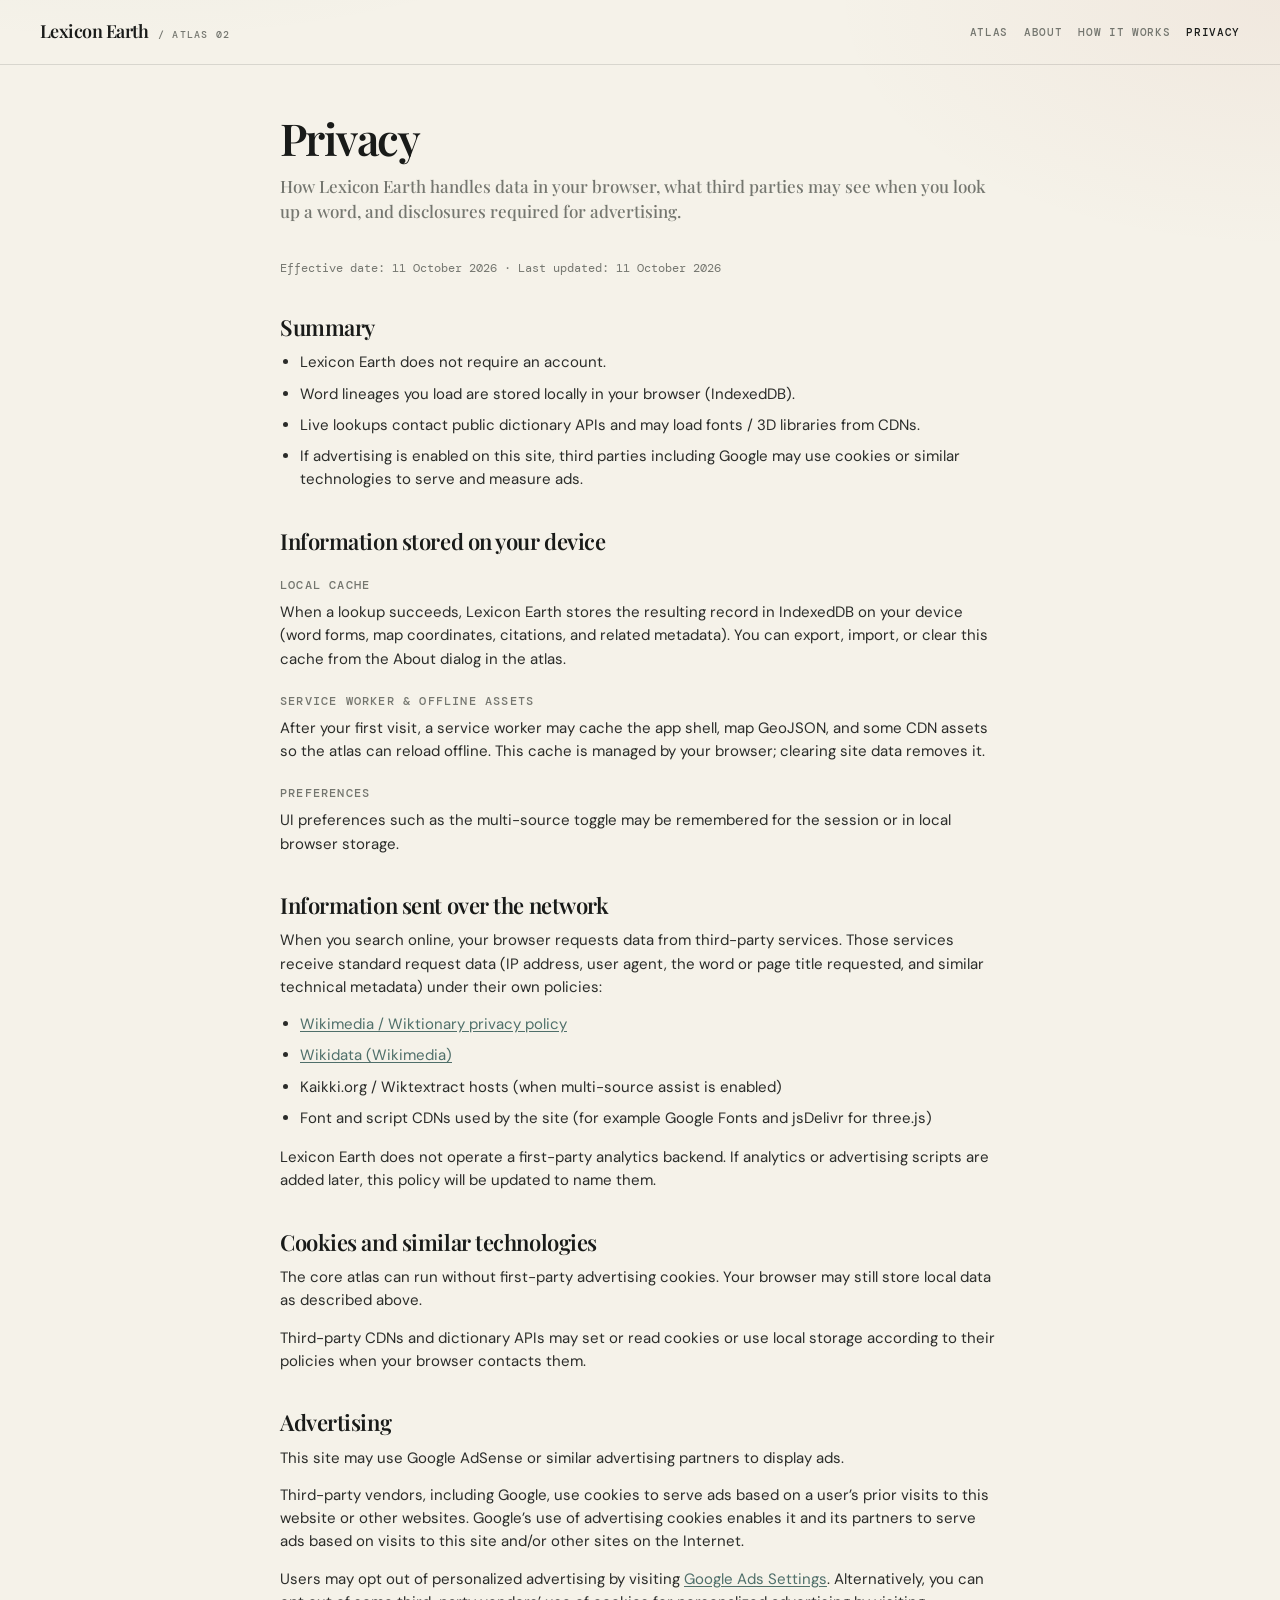
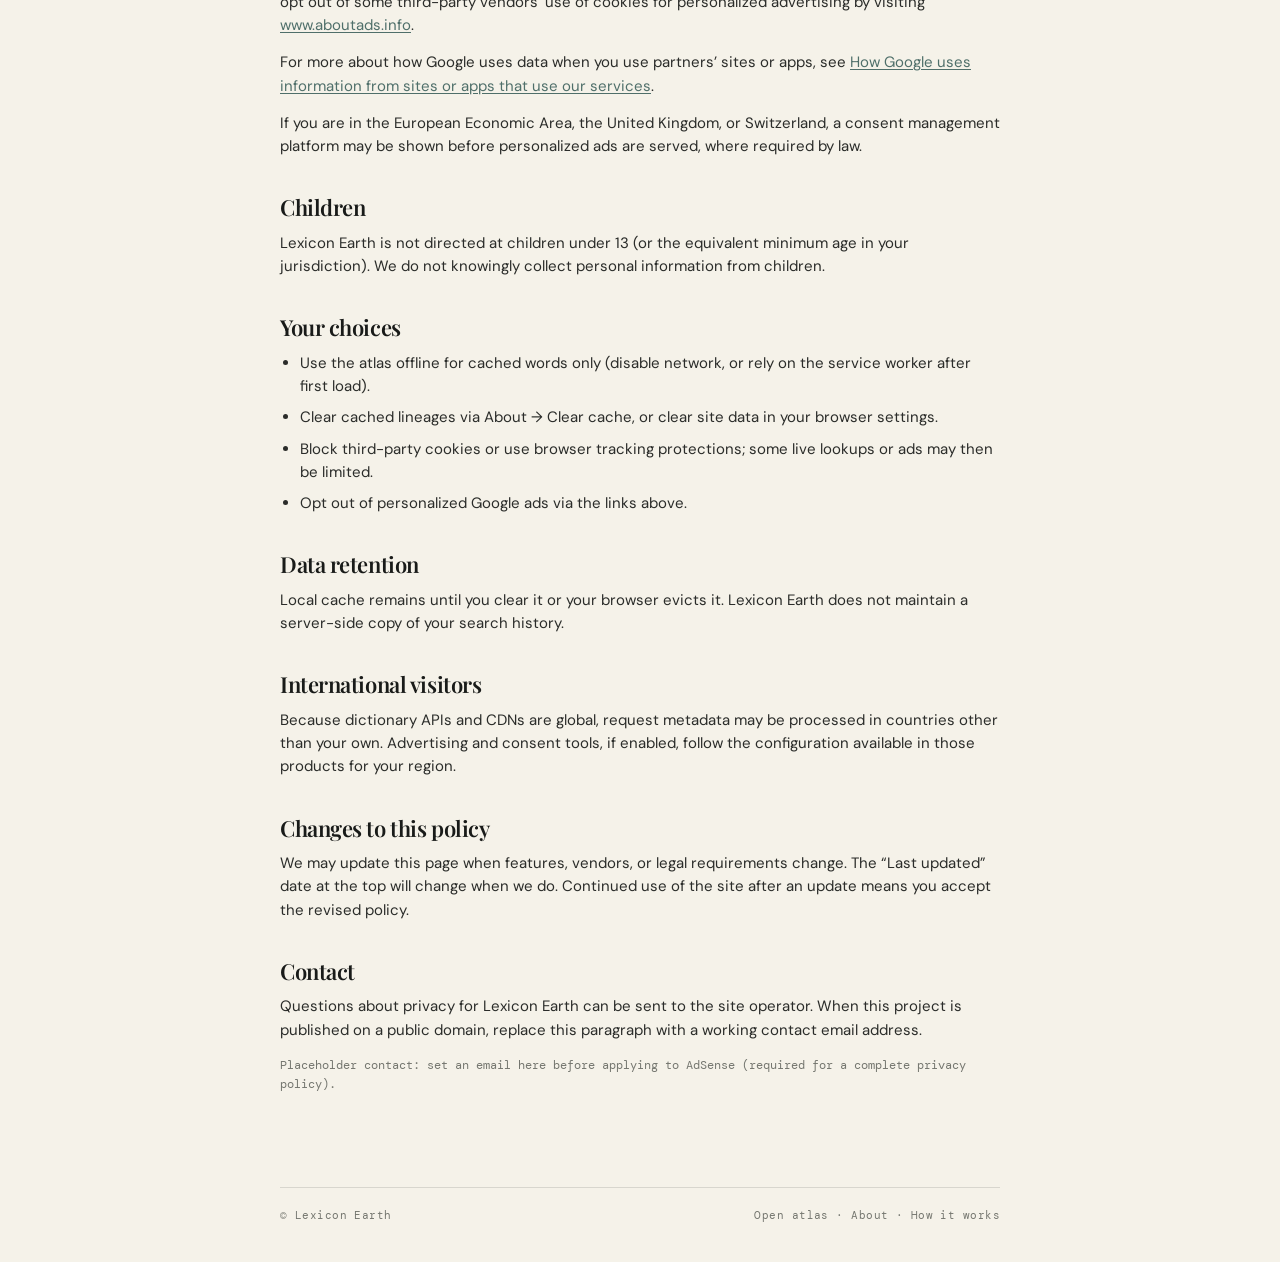
<file: privacy.html>
<!doctype html>
<html lang="en">
<head>
<meta charset="utf-8">
<meta name="viewport" content="width=device-width,initial-scale=1">
<meta name="theme-color" content="#f5f2e9">
<meta name="description" content="Privacy policy for Lexicon Earth — local cache, third-party APIs, cookies, and advertising disclosures.">
<title>Privacy — Lexicon Earth</title>
<link rel="icon" href="./favicon.svg" type="image/svg+xml">
<link rel="manifest" href="./manifest.webmanifest">
<link rel="preconnect" href="https://fonts.googleapis.com">
<link rel="preconnect" href="https://fonts.gstatic.com" crossorigin>
<link href="https://fonts.googleapis.com/css2?family=DM+Mono:wght@400;500&family=DM+Sans:wght@400;500;600&family=Playfair+Display:ital,wght@0,500;0,600;1,500&display=swap" rel="stylesheet">
<link rel="stylesheet" href="./css/site.css">
</head>
<body>
<header class="site-header">
  <a class="site-brand" href="./index.html">Lexicon Earth <small>/ Atlas 02</small></a>
  <nav class="site-nav" aria-label="Site">
    <a href="./index.html">Atlas</a>
    <a href="./about.html">About</a>
    <a href="./how-it-works.html">How it works</a>
    <a href="./privacy.html" aria-current="page">Privacy</a>
  </nav>
</header>

<main class="site-main">
  <h1>Privacy</h1>
  <p class="lede">How Lexicon Earth handles data in your browser, what third parties may see when you look up a word, and disclosures required for advertising.</p>
  <p class="note">Effective date: 11 October 2026 · Last updated: 11 October 2026</p>

  <h2>Summary</h2>
  <ul>
    <li>Lexicon Earth does not require an account.</li>
    <li>Word lineages you load are stored locally in your browser (IndexedDB).</li>
    <li>Live lookups contact public dictionary APIs and may load fonts / 3D libraries from CDNs.</li>
    <li>If advertising is enabled on this site, third parties including Google may use cookies or similar technologies to serve and measure ads.</li>
  </ul>

  <h2>Information stored on your device</h2>
  <h3>Local cache</h3>
  <p>When a lookup succeeds, Lexicon Earth stores the resulting record in IndexedDB on your device (word forms, map coordinates, citations, and related metadata). You can export, import, or clear this cache from the About dialog in the atlas.</p>
  <h3>Service worker &amp; offline assets</h3>
  <p>After your first visit, a service worker may cache the app shell, map GeoJSON, and some CDN assets so the atlas can reload offline. This cache is managed by your browser; clearing site data removes it.</p>
  <h3>Preferences</h3>
  <p>UI preferences such as the multi-source toggle may be remembered for the session or in local browser storage.</p>

  <h2>Information sent over the network</h2>
  <p>When you search online, your browser requests data from third-party services. Those services receive standard request data (IP address, user agent, the word or page title requested, and similar technical metadata) under their own policies:</p>
  <ul>
    <li><a href="https://foundation.wikimedia.org/wiki/Policy:Privacy_policy" rel="noopener" target="_blank">Wikimedia / Wiktionary privacy policy</a></li>
    <li><a href="https://foundation.wikimedia.org/wiki/Policy:Privacy_policy" rel="noopener" target="_blank">Wikidata (Wikimedia)</a></li>
    <li>Kaikki.org / Wiktextract hosts (when multi-source assist is enabled)</li>
    <li>Font and script CDNs used by the site (for example Google Fonts and jsDelivr for three.js)</li>
  </ul>
  <p>Lexicon Earth does not operate a first-party analytics backend. If analytics or advertising scripts are added later, this policy will be updated to name them.</p>

  <h2>Cookies and similar technologies</h2>
  <p>The core atlas can run without first-party advertising cookies. Your browser may still store local data as described above.</p>
  <p>Third-party CDNs and dictionary APIs may set or read cookies or use local storage according to their policies when your browser contacts them.</p>

  <h2>Advertising</h2>
  <p>This site may use Google AdSense or similar advertising partners to display ads.</p>
  <p>Third-party vendors, including Google, use cookies to serve ads based on a user’s prior visits to this website or other websites. Google’s use of advertising cookies enables it and its partners to serve ads based on visits to this site and/or other sites on the Internet.</p>
  <p>Users may opt out of personalized advertising by visiting <a href="https://www.google.com/settings/ads" rel="noopener" target="_blank">Google Ads Settings</a>. Alternatively, you can opt out of some third-party vendors’ use of cookies for personalized advertising by visiting <a href="https://www.aboutads.info/choices/" rel="noopener" target="_blank">www.aboutads.info</a>.</p>
  <p>For more about how Google uses data when you use partners’ sites or apps, see <a href="https://policies.google.com/technologies/partner-sites" rel="noopener" target="_blank">How Google uses information from sites or apps that use our services</a>.</p>
  <p>If you are in the European Economic Area, the United Kingdom, or Switzerland, a consent management platform may be shown before personalized ads are served, where required by law.</p>

  <h2>Children</h2>
  <p>Lexicon Earth is not directed at children under 13 (or the equivalent minimum age in your jurisdiction). We do not knowingly collect personal information from children.</p>

  <h2>Your choices</h2>
  <ul>
    <li>Use the atlas offline for cached words only (disable network, or rely on the service worker after first load).</li>
    <li>Clear cached lineages via About → Clear cache, or clear site data in your browser settings.</li>
    <li>Block third-party cookies or use browser tracking protections; some live lookups or ads may then be limited.</li>
    <li>Opt out of personalized Google ads via the links above.</li>
  </ul>

  <h2>Data retention</h2>
  <p>Local cache remains until you clear it or your browser evicts it. Lexicon Earth does not maintain a server-side copy of your search history.</p>

  <h2>International visitors</h2>
  <p>Because dictionary APIs and CDNs are global, request metadata may be processed in countries other than your own. Advertising and consent tools, if enabled, follow the configuration available in those products for your region.</p>

  <h2>Changes to this policy</h2>
  <p>We may update this page when features, vendors, or legal requirements change. The “Last updated” date at the top will change when we do. Continued use of the site after an update means you accept the revised policy.</p>

  <h2>Contact</h2>
  <p>Questions about privacy for Lexicon Earth can be sent to the site operator. When this project is published on a public domain, replace this paragraph with a working contact email address.</p>
  <p class="note">Placeholder contact: set an email here before applying to AdSense (required for a complete privacy policy).</p>
</main>

<footer class="site-footer">
  <span>© Lexicon Earth</span>
  <span>
    <a href="./index.html">Open atlas</a> ·
    <a href="./about.html">About</a> ·
    <a href="./how-it-works.html">How it works</a>
  </span>
</footer>
</body>
</html>
</file>
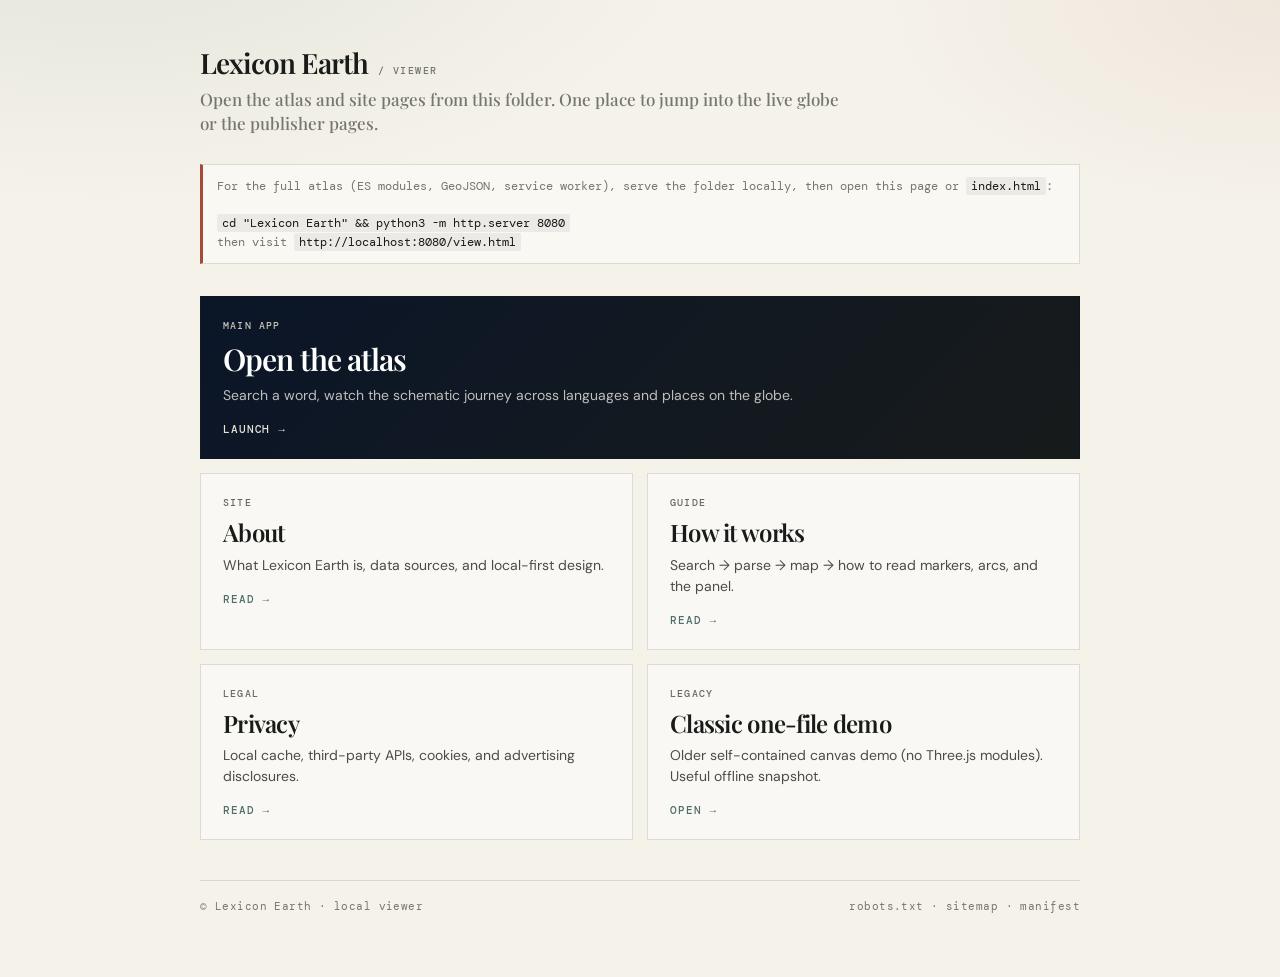
<file: view.html>
<!doctype html>
<html lang="en">
<head>
<meta charset="utf-8">
<meta name="viewport" content="width=device-width,initial-scale=1">
<meta name="theme-color" content="#f5f2e9">
<meta name="description" content="Lexicon Earth — local viewer for the etymological atlas and site pages.">
<title>Lexicon Earth — Viewer</title>
<link rel="icon" href="./favicon.svg" type="image/svg+xml">
<link rel="preconnect" href="https://fonts.googleapis.com">
<link rel="preconnect" href="https://fonts.gstatic.com" crossorigin>
<link href="https://fonts.googleapis.com/css2?family=DM+Mono:wght@400;500&family=DM+Sans:wght@400;500;600&family=Playfair+Display:ital,wght@0,500;0,600;1,500&display=swap" rel="stylesheet">
<style>
:root {
  --paper: #f5f2e9;
  --ink: #191b19;
  --muted: #74766f;
  --line: rgba(25, 27, 25, 0.13);
  --accent: #a74a36;
  --teal: #4f6f6a;
  --serif: "Playfair Display", Georgia, serif;
  --sans: "DM Sans", system-ui, sans-serif;
  --mono: "DM Mono", monospace;
}
* { box-sizing: border-box; }
html, body { margin: 0; min-height: 100%; }
body {
  background:
    radial-gradient(1100px 520px at 8% -8%, rgba(79, 111, 106, 0.1), transparent 55%),
    radial-gradient(800px 420px at 100% 0%, rgba(167, 74, 54, 0.07), transparent 50%),
    var(--paper);
  color: var(--ink);
  font-family: var(--sans);
  -webkit-font-smoothing: antialiased;
}
a { color: var(--teal); text-underline-offset: 2px; }
a:hover { color: var(--ink); }

.wrap {
  width: min(880px, calc(100% - 40px));
  margin: 0 auto;
  padding: 48px 0 64px;
}

.brand {
  display: flex;
  align-items: baseline;
  gap: 10px;
  font: 600 28px/1.1 var(--serif);
  letter-spacing: -0.035em;
  margin: 0 0 8px;
}
.brand small {
  font: 500 10px var(--mono);
  letter-spacing: 0.14em;
  text-transform: uppercase;
  color: var(--muted);
}
.lede {
  margin: 0 0 28px;
  max-width: 38em;
  font: 500 17px/1.45 var(--serif);
  color: var(--muted);
}

.note {
  margin: 0 0 32px;
  padding: 12px 14px;
  border: 1px solid var(--line);
  border-left: 3px solid var(--accent);
  background: rgba(255, 255, 255, 0.45);
  font: 12px/1.55 var(--mono);
  color: var(--muted);
}
.note code {
  font-family: var(--mono);
  color: var(--ink);
  background: rgba(25, 27, 25, 0.06);
  padding: 1px 5px;
  border-radius: 2px;
}

.grid {
  display: grid;
  grid-template-columns: repeat(2, minmax(0, 1fr));
  gap: 14px;
}
@media (max-width: 640px) {
  .grid { grid-template-columns: 1fr; }
  .wrap { padding-top: 32px; }
}

.card {
  display: block;
  text-decoration: none;
  color: inherit;
  padding: 22px 22px 20px;
  border: 1px solid var(--line);
  background: rgba(255, 255, 255, 0.52);
  transition: border-color 0.15s, transform 0.15s, background 0.15s;
}
.card:hover {
  border-color: rgba(25, 27, 25, 0.35);
  background: #fff;
  transform: translateY(-1px);
}
.card.primary {
  grid-column: 1 / -1;
  background:
    linear-gradient(135deg, rgba(10, 22, 40, 0.94), rgba(25, 27, 25, 0.9)),
    #0a1628;
  color: #f0eee6;
  border-color: transparent;
}
.card.primary:hover {
  background:
    linear-gradient(135deg, rgba(12, 28, 48, 0.97), rgba(30, 32, 30, 0.94)),
    #0a1628;
  transform: translateY(-2px);
}
.card .eyebrow {
  font: 500 10px var(--mono);
  letter-spacing: 0.12em;
  text-transform: uppercase;
  opacity: 0.65;
  margin-bottom: 10px;
}
.card.primary .eyebrow { color: #c8c4b8; opacity: 1; }
.card h2 {
  margin: 0 0 8px;
  font: 600 24px/1.15 var(--serif);
  letter-spacing: -0.03em;
}
.card.primary h2 { font-size: 30px; color: #fff; }
.card p {
  margin: 0;
  font-size: 14px;
  line-height: 1.5;
  color: rgba(25, 27, 25, 0.78);
}
.card.primary p { color: rgba(240, 238, 230, 0.78); }
.card .go {
  display: inline-block;
  margin-top: 16px;
  font: 500 11px var(--mono);
  letter-spacing: 0.08em;
  text-transform: uppercase;
  color: var(--teal);
}
.card.primary .go { color: #e8e4d8; }

.foot {
  margin-top: 40px;
  padding-top: 18px;
  border-top: 1px solid var(--line);
  font: 11px var(--mono);
  letter-spacing: 0.04em;
  color: var(--muted);
  display: flex;
  flex-wrap: wrap;
  gap: 10px 18px;
  justify-content: space-between;
}
.foot a { color: var(--muted); text-decoration: none; }
.foot a:hover { color: var(--ink); }
</style>
</head>
<body>
  <div class="wrap">
    <h1 class="brand">Lexicon Earth <small>/ Viewer</small></h1>
    <p class="lede">Open the atlas and site pages from this folder. One place to jump into the live globe or the publisher pages.</p>

    <p class="note">
      For the full atlas (ES modules, GeoJSON, service worker), serve the folder locally, then open this page or <code>index.html</code>:<br><br>
      <code>cd "Lexicon Earth" && python3 -m http.server 8080</code><br>
      then visit <code>http://localhost:8080/view.html</code>
    </p>

    <div class="grid">
      <a class="card primary" href="./index.html">
        <div class="eyebrow">Main app</div>
        <h2>Open the atlas</h2>
        <p>Search a word, watch the schematic journey across languages and places on the globe.</p>
        <span class="go">Launch →</span>
      </a>

      <a class="card" href="./about.html">
        <div class="eyebrow">Site</div>
        <h2>About</h2>
        <p>What Lexicon Earth is, data sources, and local-first design.</p>
        <span class="go">Read →</span>
      </a>

      <a class="card" href="./how-it-works.html">
        <div class="eyebrow">Guide</div>
        <h2>How it works</h2>
        <p>Search → parse → map → how to read markers, arcs, and the panel.</p>
        <span class="go">Read →</span>
      </a>

      <a class="card" href="./privacy.html">
        <div class="eyebrow">Legal</div>
        <h2>Privacy</h2>
        <p>Local cache, third-party APIs, cookies, and advertising disclosures.</p>
        <span class="go">Read →</span>
      </a>

      <a class="card" href="./lexicon-earth.html">
        <div class="eyebrow">Legacy</div>
        <h2>Classic one-file demo</h2>
        <p>Older self-contained canvas demo (no Three.js modules). Useful offline snapshot.</p>
        <span class="go">Open →</span>
      </a>
    </div>

    <footer class="foot">
      <span>© Lexicon Earth · local viewer</span>
      <span>
        <a href="./robots.txt">robots.txt</a> ·
        <a href="./sitemap.xml">sitemap</a> ·
        <a href="./manifest.webmanifest">manifest</a>
      </span>
    </footer>
  </div>
</body>
</html>
</file>
<file: css/site.css>
/* Shared styles for crawlable content pages (About, Privacy, How it works) */
:root {
  --paper: #f5f2e9;
  --ink: #191b19;
  --muted: #74766f;
  --line: rgba(25, 27, 25, 0.13);
  --accent: #a74a36;
  --teal: #4f6f6a;
  --serif: "Playfair Display", Georgia, serif;
  --sans: "DM Sans", system-ui, sans-serif;
  --mono: "DM Mono", monospace;
}

* { box-sizing: border-box; }

html, body {
  margin: 0;
  min-height: 100%;
}

body {
  background:
    radial-gradient(1200px 600px at 10% -10%, rgba(79, 111, 106, 0.08), transparent 55%),
    radial-gradient(900px 500px at 100% 0%, rgba(167, 74, 54, 0.06), transparent 50%),
    var(--paper);
  color: var(--ink);
  font-family: var(--sans);
  -webkit-font-smoothing: antialiased;
  line-height: 1.55;
}

a {
  color: var(--teal);
  text-underline-offset: 2px;
}

a:hover { color: var(--ink); }

.site-header {
  display: flex;
  align-items: center;
  justify-content: space-between;
  gap: 20px;
  padding: 22px clamp(18px, 4vw, 40px);
  border-bottom: 1px solid var(--line);
}

.site-brand {
  display: flex;
  align-items: baseline;
  gap: 10px;
  text-decoration: none;
  color: var(--ink);
  font: 600 18px/1.1 var(--serif);
  letter-spacing: -0.03em;
}

.site-brand small {
  font: 500 10px var(--mono);
  letter-spacing: 0.12em;
  text-transform: uppercase;
  color: var(--muted);
}

.site-nav {
  display: flex;
  flex-wrap: wrap;
  gap: 6px 16px;
  font: 500 11px var(--mono);
  letter-spacing: 0.06em;
  text-transform: uppercase;
}

.site-nav a {
  color: var(--muted);
  text-decoration: none;
}

.site-nav a:hover,
.site-nav a[aria-current="page"] {
  color: var(--ink);
}

.site-main {
  width: min(720px, calc(100% - 36px));
  margin: 0 auto;
  padding: 48px 0 80px;
}

.site-main h1 {
  margin: 0 0 12px;
  font: 600 clamp(32px, 5vw, 44px)/1.12 var(--serif);
  letter-spacing: -0.035em;
}

.site-main .lede {
  margin: 0 0 36px;
  font: 500 17px/1.45 var(--serif);
  color: var(--muted);
}

.site-main h2 {
  margin: 36px 0 10px;
  font: 600 22px/1.25 var(--serif);
  letter-spacing: -0.02em;
}

.site-main h3 {
  margin: 22px 0 8px;
  font: 500 12px var(--mono);
  letter-spacing: 0.1em;
  text-transform: uppercase;
  color: var(--muted);
}

.site-main p,
.site-main li {
  font-size: 15px;
  color: rgba(25, 27, 25, 0.92);
}

.site-main p { margin: 0 0 14px; }

.site-main ul,
.site-main ol {
  margin: 0 0 16px;
  padding-left: 1.25em;
}

.site-main li { margin-bottom: 8px; }

.site-main .note {
  font: 12px/1.55 var(--mono);
  color: var(--muted);
}

.site-main .callout {
  margin: 28px 0;
  padding: 16px 18px;
  border: 1px solid var(--line);
  border-left: 3px solid var(--accent);
  background: rgba(255, 255, 255, 0.45);
}

.site-footer {
  width: min(720px, calc(100% - 36px));
  margin: 0 auto 40px;
  padding-top: 20px;
  border-top: 1px solid var(--line);
  font: 11px var(--mono);
  letter-spacing: 0.04em;
  color: var(--muted);
  display: flex;
  flex-wrap: wrap;
  gap: 10px 18px;
  justify-content: space-between;
}

.site-footer a {
  color: var(--muted);
  text-decoration: none;
}

.site-footer a:hover { color: var(--ink); }

@media (max-width: 640px) {
  .site-header { flex-direction: column; align-items: flex-start; }
  .site-main { padding-top: 32px; }
}
</file>
